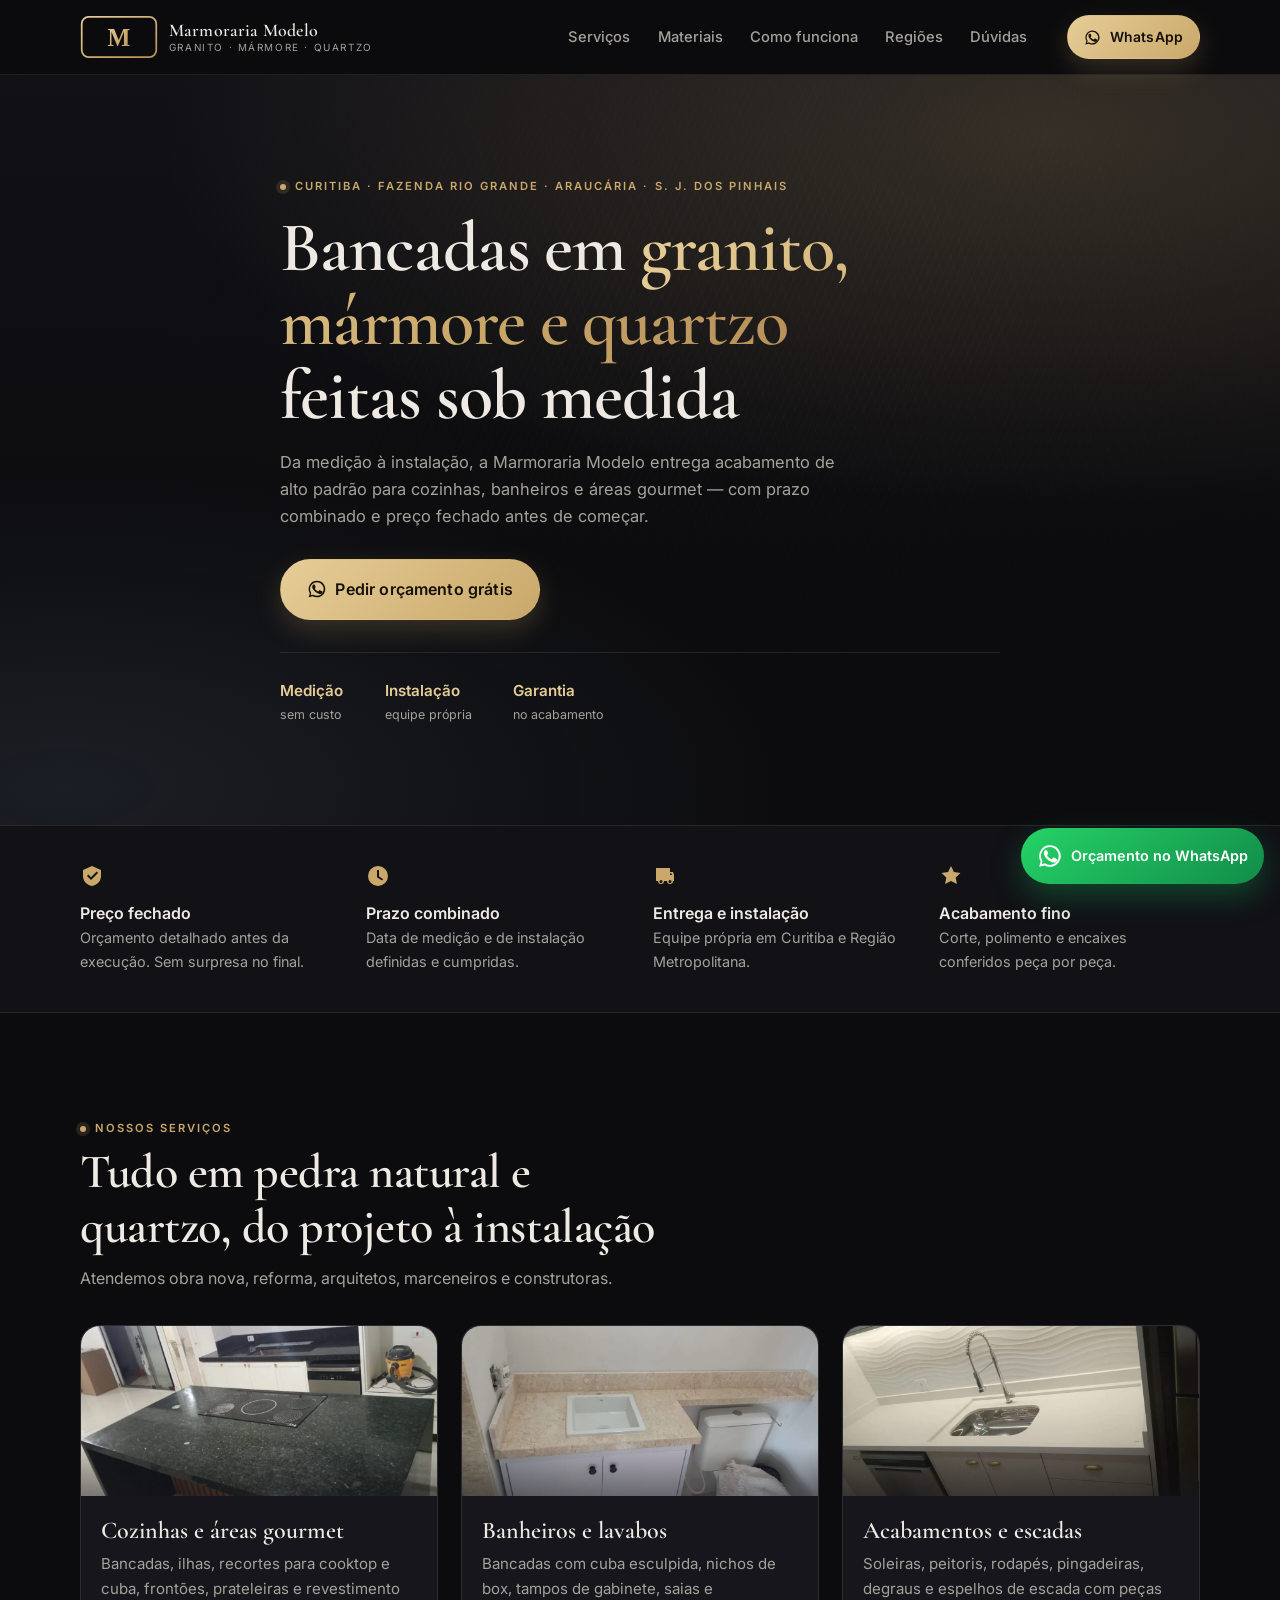
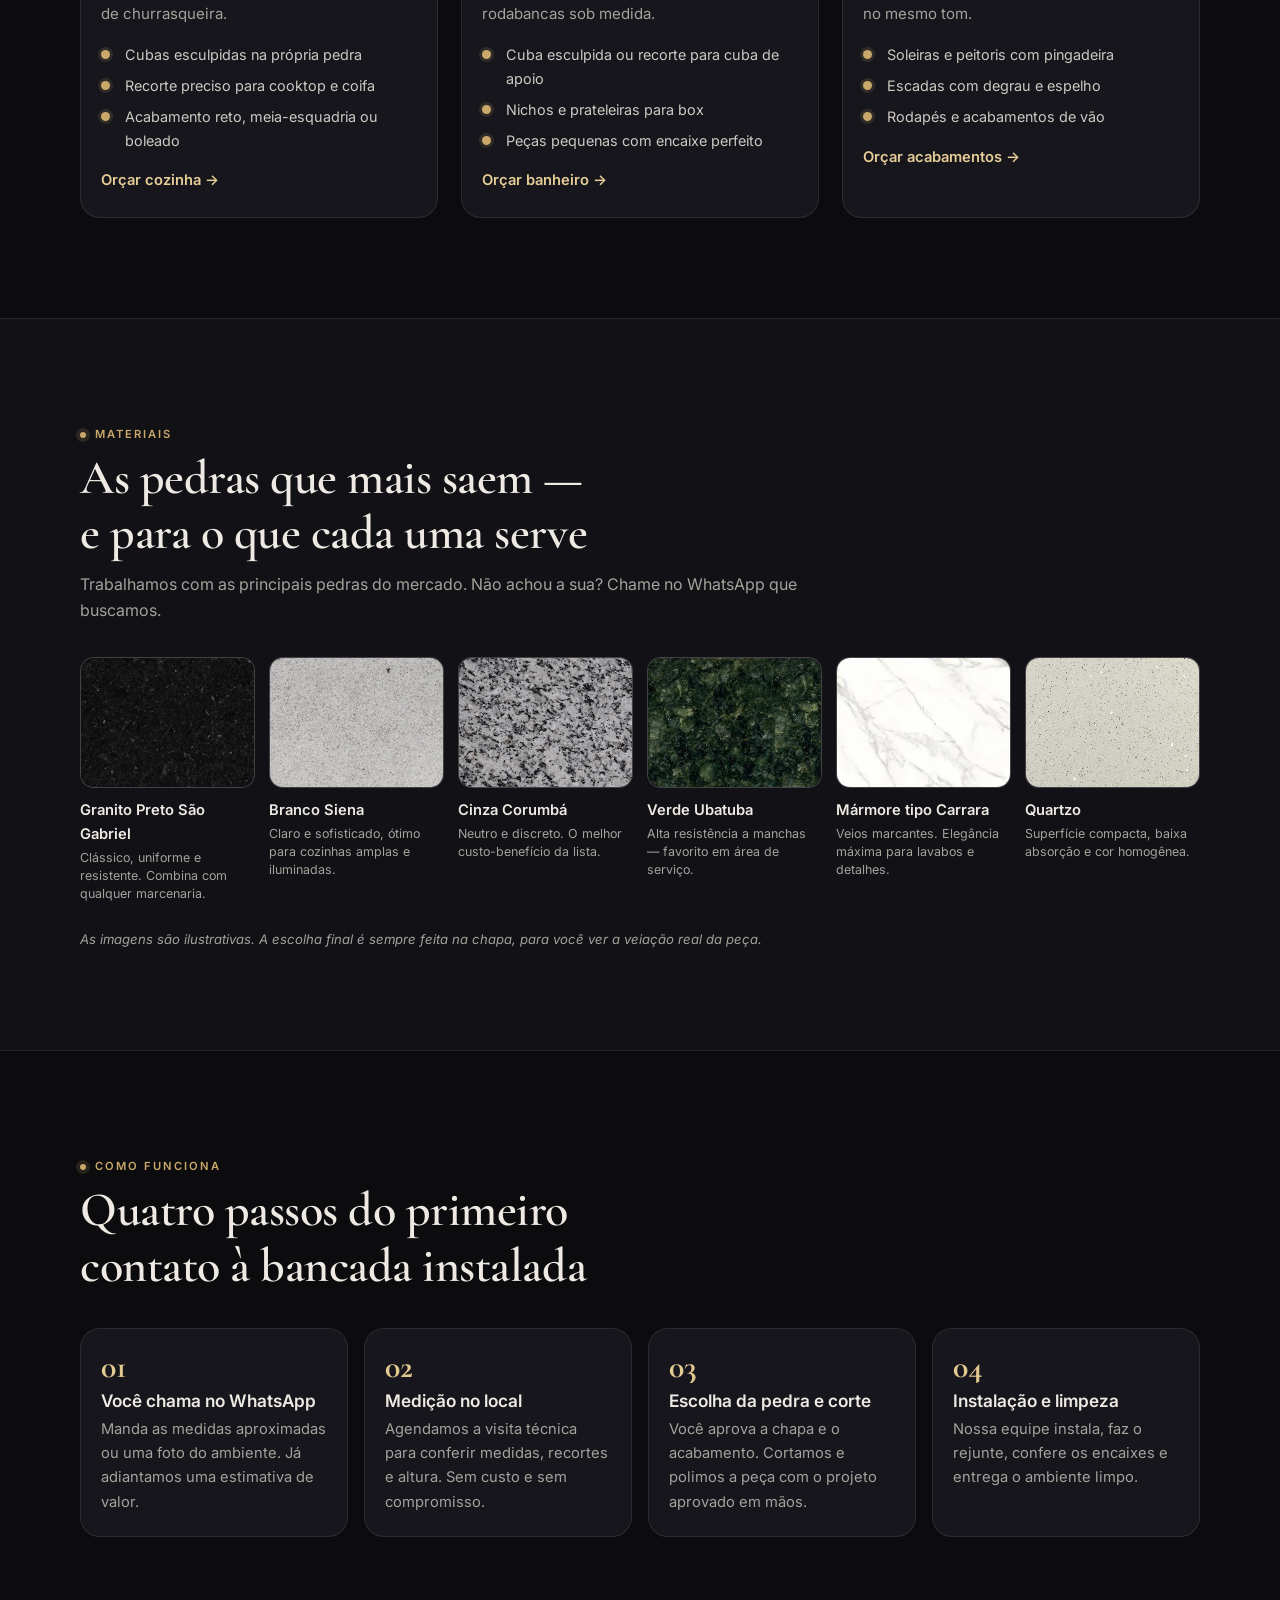
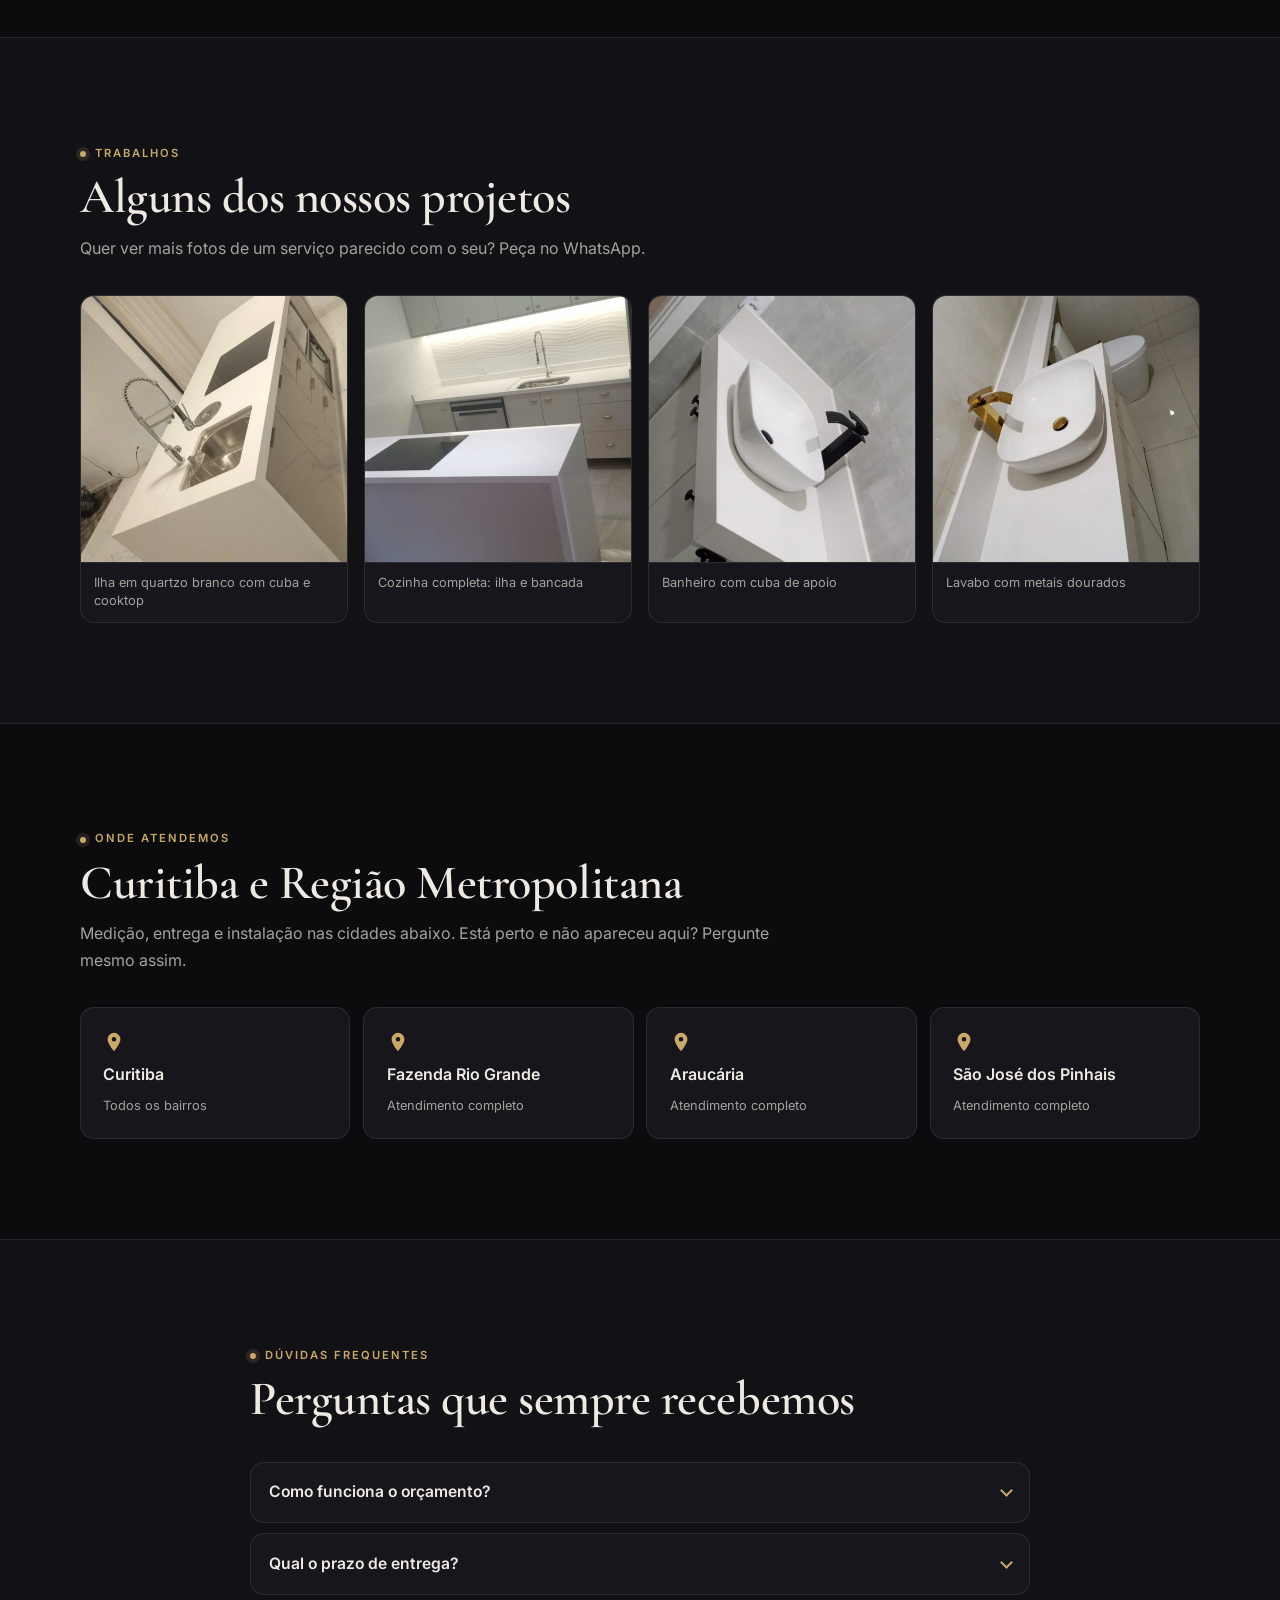
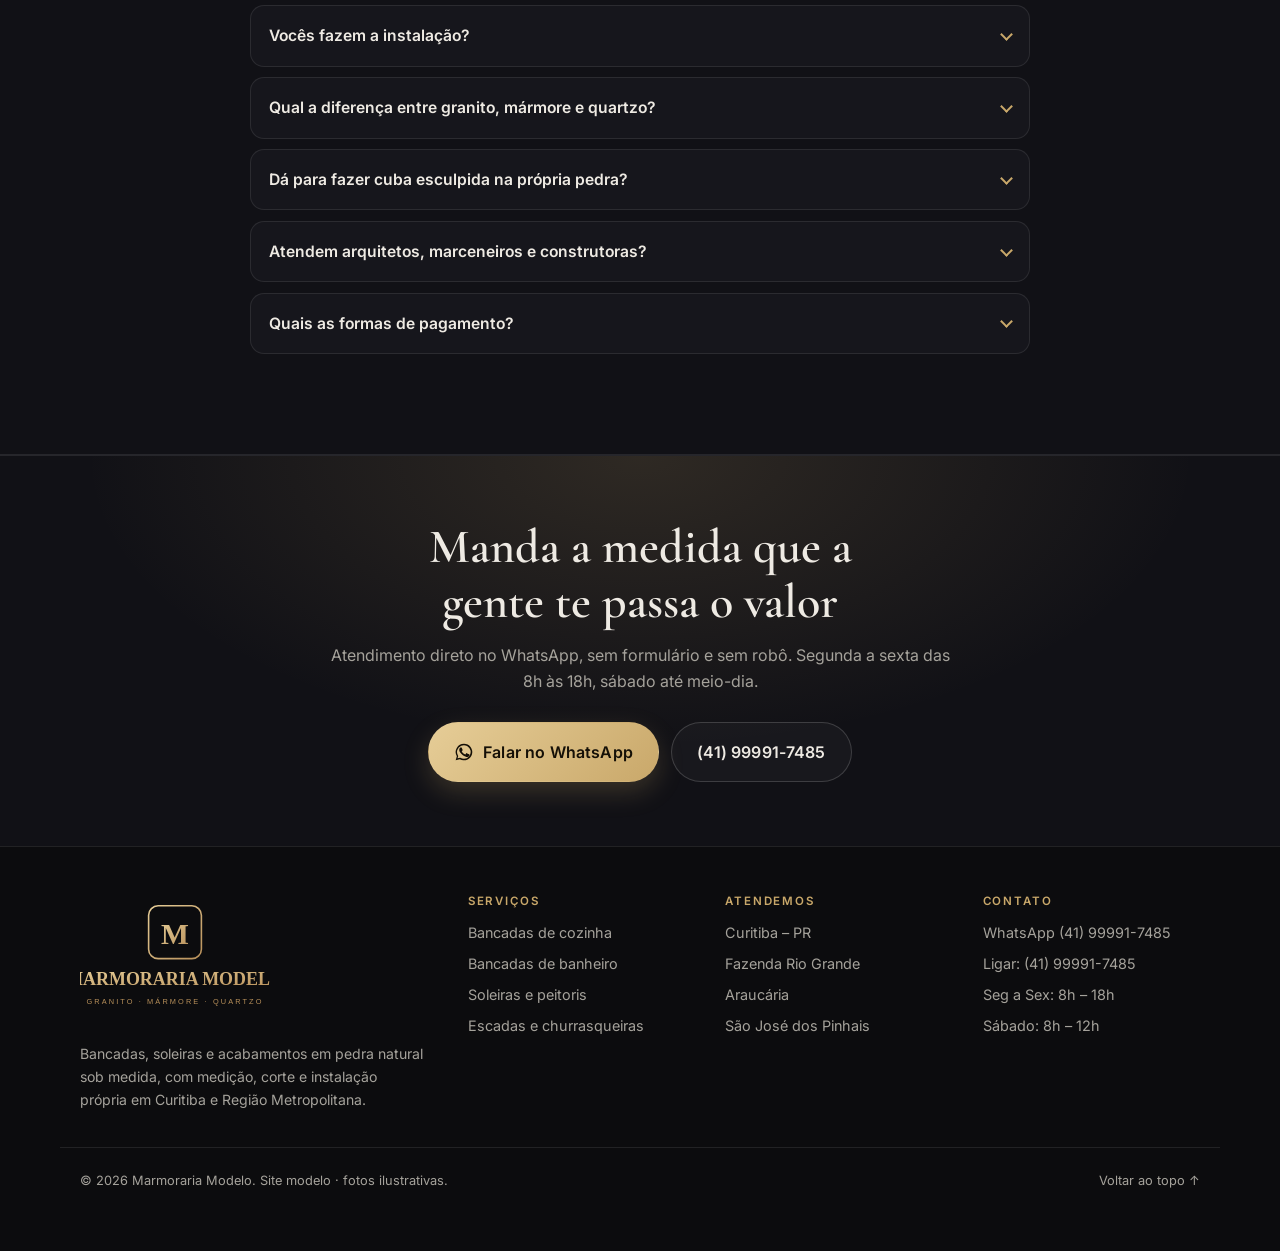
<file: index.html>
<!DOCTYPE html>
<html lang="pt-BR">
<head>
<meta charset="UTF-8">
<meta name="viewport" content="width=device-width, initial-scale=1, viewport-fit=cover">
<meta name="theme-color" content="#0d0d0f">

<title>Marmoraria Modelo | Bancadas em Granito, Mármore e Quartzo em Curitiba</title>
<meta name="description" content="Marmoraria Modelo: bancadas de cozinha, banheiro, soleiras, peitoris e escadas em granito, mármore e quartzo. Medição, corte e instalação em Curitiba, Fazenda Rio Grande, Araucária e São José dos Pinhais. Orçamento grátis pelo WhatsApp.">
<meta name="keywords" content="marmoraria curitiba, bancada de granito curitiba, marmoraria fazenda rio grande, marmoraria araucária, marmoraria são josé dos pinhais, bancada de cozinha, pia de mármore, soleira granito, quartzo">
<meta name="author" content="Marmoraria Modelo">
<meta name="robots" content="noindex, nofollow">
<link rel="canonical" href="https://marmoraria-modelo.vercel.app/">

<meta property="og:type" content="website">
<meta property="og:locale" content="pt_BR">
<meta property="og:site_name" content="Marmoraria Modelo">
<meta property="og:title" content="Marmoraria Modelo | Bancadas em Granito, Mármore e Quartzo em Curitiba">
<meta property="og:description" content="Bancadas sob medida em granito, mármore e quartzo. Medição, corte e instalação em Curitiba e Região Metropolitana. Orçamento grátis pelo WhatsApp.">
<meta property="og:url" content="https://marmoraria-modelo.vercel.app/">
<meta name="twitter:card" content="summary_large_image">

<link rel="icon" href="/assets/favicon.svg" type="image/svg+xml">

<link rel="preconnect" href="https://fonts.googleapis.com">
<link rel="preconnect" href="https://fonts.gstatic.com" crossorigin>
<link href="https://fonts.googleapis.com/css2?family=Cormorant+Garamond:wght@500;600;700&family=Inter:wght@400;500;600;700&display=swap" rel="stylesheet">

<link rel="stylesheet" href="/styles.css">


<script type="application/ld+json">
{
  "@context": "https://schema.org",
  "@type": "HomeAndConstructionBusiness",
  "@id": "https://marmoraria-modelo.vercel.app/#business",
  "name": "Marmoraria Modelo",
  "description": "Marmoraria especializada em bancadas de cozinha, banheiro, soleiras, peitoris e escadas em granito, mármore e quartzo, com medição, corte e instalação em Curitiba e Região Metropolitana.",
  "url": "https://marmoraria-modelo.vercel.app/",
  "telephone": "+5541999917485",
  "priceRange": "$$",
  "address": {
    "@type": "PostalAddress",
    "addressLocality": "Curitiba",
    "addressRegion": "PR",
    "addressCountry": "BR"
  },
  "areaServed": [
    { "@type": "City", "name": "Curitiba" },
    { "@type": "City", "name": "Fazenda Rio Grande" },
    { "@type": "City", "name": "Araucária" },
    { "@type": "City", "name": "São José dos Pinhais" }
  ],
  "openingHoursSpecification": [
    {
      "@type": "OpeningHoursSpecification",
      "dayOfWeek": ["Monday","Tuesday","Wednesday","Thursday","Friday"],
      "opens": "08:00",
      "closes": "18:00"
    },
    {
      "@type": "OpeningHoursSpecification",
      "dayOfWeek": "Saturday",
      "opens": "08:00",
      "closes": "12:00"
    }
  ],
  "hasOfferCatalog": {
    "@type": "OfferCatalog",
    "name": "Serviços da Marmoraria Modelo",
    "itemListElement": [
      { "@type": "Offer", "itemOffered": { "@type": "Service", "name": "Bancadas de cozinha e ilhas em granito, mármore e quartzo" } },
      { "@type": "Offer", "itemOffered": { "@type": "Service", "name": "Bancadas de banheiro e cubas esculpidas" } },
      { "@type": "Offer", "itemOffered": { "@type": "Service", "name": "Soleiras, peitoris, rodapés e escadas" } },
      { "@type": "Offer", "itemOffered": { "@type": "Service", "name": "Churrasqueiras e áreas gourmet" } }
    ]
  }
}
</script>
</head>
<body>

<a class="skip-link" href="#servicos">Ir para o conteúdo</a>

<!-- ================= HEADER ================= -->
<header class="site-header" id="topo">
  <div class="wrap header-inner">
    <a class="brand" href="#topo" aria-label="Marmoraria Modelo — página inicial">
      <picture class="brand-mark">
        <img src="/assets/marca/monograma-modelo.svg" alt="" width="280" height="157" fetchpriority="high" decoding="async">
      </picture>
      <span class="brand-text">
        <strong>Marmoraria Modelo</strong>
        <small>Granito &middot; Mármore &middot; Quartzo</small>
      </span>
    </a>

    <nav class="nav-desktop" aria-label="Menu principal">
      <a href="#servicos">Serviços</a>
      <a href="#materiais">Materiais</a>
      <a href="#processo">Como funciona</a>
      <a href="#regioes">Regiões</a>
      <a href="#faq">Dúvidas</a>
    </nav>

    <a class="btn btn-gold btn-sm header-cta" href="https://wa.me/5541999917485?text=Ol%C3%A1%21%20Vim%20pelo%20site%20e%20gostaria%20de%20um%20or%C3%A7amento." target="_blank" rel="noopener" data-cta="header">
      <svg class="ico" viewBox="0 0 24 24" aria-hidden="true"><path d="M17.5 14.4c-.3-.2-1.7-.9-2-1-.3-.1-.5-.2-.7.2s-.8 1-.9 1.2c-.2.2-.3.2-.6.1-.3-.2-1.2-.5-2.3-1.4-.9-.8-1.4-1.7-1.6-2-.2-.3 0-.5.1-.6l.5-.5c.1-.2.2-.3.3-.5.1-.2 0-.4 0-.6 0-.2-.7-1.6-.9-2.2-.2-.6-.5-.5-.7-.5h-.6c-.2 0-.6.1-.8.4-.3.3-1 1-1 2.5s1.1 2.9 1.2 3.1c.2.2 2.2 3.3 5.3 4.6.7.3 1.3.5 1.7.7.7.2 1.4.2 1.9.1.6-.1 1.7-.7 2-1.4.2-.7.2-1.3.2-1.4-.1-.2-.3-.3-.6-.4Z"/><path d="M12 2a10 10 0 0 0-8.6 15.1L2 22l5-1.3A10 10 0 1 0 12 2Zm0 18.2c-1.6 0-3.1-.4-4.4-1.2l-.3-.2-3 .8.8-2.9-.2-.3A8.2 8.2 0 1 1 12 20.2Z"/></svg>
      <span>WhatsApp</span>
    </a>
  </div>
</header>

<!-- ================= HERO ================= -->
<section class="hero">
  <div class="hero-bg" aria-hidden="true"></div>
  <div class="wrap hero-inner">
    <p class="eyebrow"><span class="dot"></span> Curitiba &middot; Fazenda Rio Grande &middot; Araucária &middot; S. J. dos Pinhais</p>
    <h1>Bancadas em <em>granito, mármore e quartzo</em> feitas sob medida</h1>
    <p class="lead">
      Da medição à instalação, a Marmoraria Modelo entrega acabamento de alto padrão
      para cozinhas, banheiros e áreas gourmet — com prazo combinado e preço fechado antes de começar.
    </p>

    <div class="hero-actions">
      <a class="btn btn-gold btn-lg" href="https://wa.me/5541999917485?text=Ol%C3%A1%21%20Gostaria%20de%20um%20or%C3%A7amento%20para%20bancada.%20Pode%20me%20ajudar%3F" target="_blank" rel="noopener" data-cta="hero-whatsapp">
        <svg class="ico" viewBox="0 0 24 24" aria-hidden="true"><path d="M17.5 14.4c-.3-.2-1.7-.9-2-1-.3-.1-.5-.2-.7.2s-.8 1-.9 1.2c-.2.2-.3.2-.6.1-.3-.2-1.2-.5-2.3-1.4-.9-.8-1.4-1.7-1.6-2-.2-.3 0-.5.1-.6l.5-.5c.1-.2.2-.3.3-.5.1-.2 0-.4 0-.6 0-.2-.7-1.6-.9-2.2-.2-.6-.5-.5-.7-.5h-.6c-.2 0-.6.1-.8.4-.3.3-1 1-1 2.5s1.1 2.9 1.2 3.1c.2.2 2.2 3.3 5.3 4.6.7.3 1.3.5 1.7.7.7.2 1.4.2 1.9.1.6-.1 1.7-.7 2-1.4.2-.7.2-1.3.2-1.4-.1-.2-.3-.3-.6-.4Z"/><path d="M12 2a10 10 0 0 0-8.6 15.1L2 22l5-1.3A10 10 0 1 0 12 2Zm0 18.2c-1.6 0-3.1-.4-4.4-1.2l-.3-.2-3 .8.8-2.9-.2-.3A8.2 8.2 0 1 1 12 20.2Z"/></svg>
        Pedir orçamento grátis
      </a>
    </div>

    <ul class="hero-badges">
      <li><strong>Medição</strong><span>sem custo</span></li>
      <li><strong>Instalação</strong><span>equipe própria</span></li>
      <li><strong>Garantia</strong><span>no acabamento</span></li>
    </ul>
  </div>
</section>

<!-- ================= FAIXA DE CONFIANÇA ================= -->
<section class="strip" aria-label="Diferenciais">
  <div class="wrap strip-grid">
    <div class="strip-item">
      <svg class="ico" viewBox="0 0 24 24" aria-hidden="true"><path d="M12 2 3 6v6c0 5 3.8 9.3 9 10 5.2-.7 9-5 9-10V6l-9-4Zm-1 14-4-4 1.4-1.4L11 13.2l5.6-5.6L18 9l-7 7Z"/></svg>
      <h3>Preço fechado</h3>
      <p>Orçamento detalhado antes da execução. Sem surpresa no final.</p>
    </div>
    <div class="strip-item">
      <svg class="ico" viewBox="0 0 24 24" aria-hidden="true"><path d="M12 2a10 10 0 1 0 0 20 10 10 0 0 0 0-20Zm1 10.6 4 2.4-.8 1.4-5.2-3.1V6h2v6.6Z"/></svg>
      <h3>Prazo combinado</h3>
      <p>Data de medição e de instalação definidas e cumpridas.</p>
    </div>
    <div class="strip-item">
      <svg class="ico" viewBox="0 0 24 24" aria-hidden="true"><path d="M20 8h-3V4H3v13h2a3 3 0 0 0 6 0h3a3 3 0 0 0 6 0h1v-6l-1-3ZM8 19a1.5 1.5 0 1 1 0-3 1.5 1.5 0 0 1 0 3Zm9 0a1.5 1.5 0 1 1 0-3 1.5 1.5 0 0 1 0 3Zm2-8h-2V9.5h1.6L19 11Z"/></svg>
      <h3>Entrega e instalação</h3>
      <p>Equipe própria em Curitiba e Região Metropolitana.</p>
    </div>
    <div class="strip-item">
      <svg class="ico" viewBox="0 0 24 24" aria-hidden="true"><path d="m12 2 2.9 6 6.6.9-4.8 4.6 1.2 6.5L12 17l-5.9 3 1.2-6.5L2.5 8.9 9.1 8 12 2Z"/></svg>
      <h3>Acabamento fino</h3>
      <p>Corte, polimento e encaixes conferidos peça por peça.</p>
    </div>
  </div>
</section>

<!-- ================= SERVIÇOS ================= -->
<section class="section" id="servicos">
  <div class="wrap">
    <header class="section-head">
      <p class="eyebrow"><span class="dot"></span> Nossos serviços</p>
      <h2>Tudo em pedra natural e quartzo, do projeto à instalação</h2>
      <p class="section-sub">Atendemos obra nova, reforma, arquitetos, marceneiros e construtoras.</p>
    </header>

    <div class="cards">
      <article class="card">
        <div class="card-media">
          <picture>
          <source srcset="/assets/fotos/cozinha-ilha-granito-preto.webp" type="image/webp">
          <img src="/assets/fotos/cozinha-ilha-granito-preto.jpg" alt="Ilha de cozinha em granito preto com recorte para cooktop" width="1200" height="540" loading="lazy" decoding="async">
        </picture>
        </div>
        <div class="card-body">
          <h3>Cozinhas e áreas gourmet</h3>
          <p>Bancadas, ilhas, recortes para cooktop e cuba, frontões, prateleiras e revestimento de churrasqueira.</p>
          <ul class="ticks">
            <li>Cubas esculpidas na própria pedra</li>
            <li>Recorte preciso para cooktop e coifa</li>
            <li>Acabamento reto, meia-esquadria ou boleado</li>
          </ul>
          <a class="link-gold" href="https://wa.me/5541999917485?text=Ol%C3%A1%21%20Quero%20or%C3%A7ar%20uma%20bancada%20de%20cozinha." target="_blank" rel="noopener" data-cta="serv-cozinha">Orçar cozinha &rarr;</a>
        </div>
      </article>

      <article class="card">
        <div class="card-media">
          <picture>
          <source srcset="/assets/fotos/banheiro-bancada-travertino.webp" type="image/webp">
          <img src="/assets/fotos/banheiro-bancada-travertino.jpg" alt="Bancada de banheiro em m&aacute;rmore travertino com cuba embutida e rodabanca" width="1200" height="540" loading="lazy" decoding="async">
        </picture>
        </div>
        <div class="card-body">
          <h3>Banheiros e lavabos</h3>
          <p>Bancadas com cuba esculpida, nichos de box, tampos de gabinete, saias e rodabancas sob medida.</p>
          <ul class="ticks">
            <li>Cuba esculpida ou recorte para cuba de apoio</li>
            <li>Nichos e prateleiras para box</li>
            <li>Peças pequenas com encaixe perfeito</li>
          </ul>
          <a class="link-gold" href="https://wa.me/5541999917485?text=Ol%C3%A1%21%20Quero%20or%C3%A7ar%20uma%20bancada%20de%20banheiro." target="_blank" rel="noopener" data-cta="serv-banheiro">Orçar banheiro &rarr;</a>
        </div>
      </article>

      <article class="card">
        <div class="card-media">
          <picture>
          <source srcset="/assets/fotos/cozinha-bancada-acabamento.webp" type="image/webp">
          <img src="/assets/fotos/cozinha-bancada-acabamento.jpg" alt="Bancada em quartzo branco com cuba embutida, faixa de acabamento e rodabanca" width="1200" height="540" loading="lazy" decoding="async">
        </picture>
        </div>
        <div class="card-body">
          <h3>Acabamentos e escadas</h3>
          <p>Soleiras, peitoris, rodapés, pingadeiras, degraus e espelhos de escada com peças no mesmo tom.</p>
          <ul class="ticks">
            <li>Soleiras e peitoris com pingadeira</li>
            <li>Escadas com degrau e espelho</li>
            <li>Rodapés e acabamentos de vão</li>
          </ul>
          <a class="link-gold" href="https://wa.me/5541999917485?text=Ol%C3%A1%21%20Quero%20or%C3%A7ar%20soleiras%2C%20peitoris%20ou%20escada." target="_blank" rel="noopener" data-cta="serv-acabamento">Orçar acabamentos &rarr;</a>
      </div>
      </article>
    </div>
  </div>
</section>

<!-- ================= MATERIAIS ================= -->
<section class="section section-alt" id="materiais">
  <div class="wrap">
    <header class="section-head">
      <p class="eyebrow"><span class="dot"></span> Materiais</p>
      <h2>As pedras que mais saem — e para o que cada uma serve</h2>
      <p class="section-sub">Trabalhamos com as principais pedras do mercado. Não achou a sua? Chame no WhatsApp que buscamos.</p>
    </header>

    <div class="stones">
      <figure class="stone">
        <picture class="swatch">
          <source srcset="/assets/pedras/preto-sao-gabriel.webp" type="image/webp">
          <img src="/assets/pedras/preto-sao-gabriel.jpg" alt="Amostra de granito Preto S&atilde;o Gabriel" width="560" height="420" loading="lazy" decoding="async">
        </picture>
        <figcaption><strong>Granito Preto São Gabriel</strong><span>Clássico, uniforme e resistente. Combina com qualquer marcenaria.</span></figcaption>
      </figure>
      <figure class="stone">
        <picture class="swatch">
          <source srcset="/assets/pedras/branco-siena.webp" type="image/webp">
          <img src="/assets/pedras/branco-siena.jpg" alt="Amostra de granito Branco Siena" width="560" height="420" loading="lazy" decoding="async">
        </picture>
        <figcaption><strong>Branco Siena</strong><span>Claro e sofisticado, ótimo para cozinhas amplas e iluminadas.</span></figcaption>
      </figure>
      <figure class="stone">
        <picture class="swatch">
          <source srcset="/assets/pedras/cinza-corumba.webp" type="image/webp">
          <img src="/assets/pedras/cinza-corumba.jpg" alt="Amostra de granito Cinza Corumb&aacute;" width="560" height="420" loading="lazy" decoding="async">
        </picture>
        <figcaption><strong>Cinza Corumbá</strong><span>Neutro e discreto. O melhor custo-benefício da lista.</span></figcaption>
      </figure>
      <figure class="stone">
        <picture class="swatch">
          <source srcset="/assets/pedras/verde-ubatuba.webp" type="image/webp">
          <img src="/assets/pedras/verde-ubatuba.jpg" alt="Amostra de granito Verde Ubatuba" width="560" height="420" loading="lazy" decoding="async">
        </picture>
        <figcaption><strong>Verde Ubatuba</strong><span>Alta resistência a manchas — favorito em área de serviço.</span></figcaption>
      </figure>
      <figure class="stone">
        <picture class="swatch">
          <source srcset="/assets/pedras/marmore-carrara.webp" type="image/webp">
          <img src="/assets/pedras/marmore-carrara.jpg" alt="Amostra de m&aacute;rmore tipo Carrara" width="350" height="263" loading="lazy" decoding="async">
        </picture>
        <figcaption><strong>Mármore tipo Carrara</strong><span>Veios marcantes. Elegância máxima para lavabos e detalhes.</span></figcaption>
      </figure>
      <figure class="stone">
        <picture class="swatch">
          <source srcset="/assets/pedras/quartzo.webp" type="image/webp">
          <img src="/assets/pedras/quartzo.jpg" alt="Amostra de quartzo branco" width="560" height="420" loading="lazy" decoding="async">
        </picture>
        <figcaption><strong>Quartzo</strong><span>Superfície compacta, baixa absorção e cor homogênea.</span></figcaption>
      </figure>
    </div>

    <p class="note">As imagens são ilustrativas. A escolha final é sempre feita na chapa, para você ver a veiação real da peça.</p>
  </div>
</section>

<!-- ================= PROCESSO ================= -->
<section class="section" id="processo">
  <div class="wrap">
    <header class="section-head">
      <p class="eyebrow"><span class="dot"></span> Como funciona</p>
      <h2>Quatro passos do primeiro contato à bancada instalada</h2>
    </header>

    <ol class="steps">
      <li class="step">
        <span class="step-num">01</span>
        <h3>Você chama no WhatsApp</h3>
        <p>Manda as medidas aproximadas ou uma foto do ambiente. Já adiantamos uma estimativa de valor.</p>
      </li>
      <li class="step">
        <span class="step-num">02</span>
        <h3>Medição no local</h3>
        <p>Agendamos a visita técnica para conferir medidas, recortes e altura. Sem custo e sem compromisso.</p>
      </li>
      <li class="step">
        <span class="step-num">03</span>
        <h3>Escolha da pedra e corte</h3>
        <p>Você aprova a chapa e o acabamento. Cortamos e polimos a peça com o projeto aprovado em mãos.</p>
      </li>
      <li class="step">
        <span class="step-num">04</span>
        <h3>Instalação e limpeza</h3>
        <p>Nossa equipe instala, faz o rejunte, confere os encaixes e entrega o ambiente limpo.</p>
      </li>
    </ol>
  </div>
</section>

<!-- ================= GALERIA ================= -->
<section class="section section-alt" id="trabalhos">
  <div class="wrap">
    <header class="section-head">
      <p class="eyebrow"><span class="dot"></span> Trabalhos</p>
      <h2>Alguns dos nossos projetos</h2>
      <p class="section-sub">Quer ver mais fotos de um serviço parecido com o seu? Peça no WhatsApp.</p>
    </header>

    <div class="gallery">
      <figure class="gal-item">
        <picture>
          <source srcset="/assets/fotos/galeria-ilha-quartzo-branco.webp" type="image/webp">
          <img src="/assets/fotos/galeria-ilha-quartzo-branco.jpg" alt="Ilha de cozinha em quartzo branco com cuba de inox e recorte para cooktop" width="1000" height="1000" loading="lazy" decoding="async">
        </picture>
        <figcaption>Ilha em quartzo branco com cuba e cooktop</figcaption>
      </figure>
      <figure class="gal-item">
        <picture>
          <source srcset="/assets/fotos/galeria-cozinha-completa.webp" type="image/webp">
          <img src="/assets/fotos/galeria-cozinha-completa.jpg" alt="Cozinha completa com ilha em quartzo branco e bancada com cuba embutida" width="1000" height="1000" loading="lazy" decoding="async">
        </picture>
        <figcaption>Cozinha completa: ilha e bancada</figcaption>
      </figure>
      <figure class="gal-item">
        <picture>
          <source srcset="/assets/fotos/galeria-banheiro-cuba-apoio.webp" type="image/webp">
          <img src="/assets/fotos/galeria-banheiro-cuba-apoio.jpg" alt="Bancada de banheiro em quartzo branco com cuba de apoio e metais pretos" width="1000" height="1000" loading="lazy" decoding="async">
        </picture>
        <figcaption>Banheiro com cuba de apoio</figcaption>
      </figure>
      <figure class="gal-item">
        <picture>
          <source srcset="/assets/fotos/galeria-lavabo-dourado.webp" type="image/webp">
          <img src="/assets/fotos/galeria-lavabo-dourado.jpg" alt="Bancada de lavabo em quartzo branco com cuba de apoio e metais dourados" width="1000" height="1000" loading="lazy" decoding="async">
        </picture>
        <figcaption>Lavabo com metais dourados</figcaption>
      </figure>
    </div>
  </div>
</section>

<!--
  ============================================================
  MODELO DE DEPOIMENTOS — descomente e substitua pelos textos
  REAIS de clientes reais antes de publicar esta seção.
  ============================================================
  <section class="section" id="depoimentos">
    <div class="wrap">
      <h2>O que dizem nossos clientes</h2>
      <blockquote>"[texto real do cliente]" <cite>— [Nome], [Bairro/Cidade]</cite></blockquote>
    </div>
  </section>
-->

<!-- ================= REGIÕES ================= -->
<section class="section" id="regioes">
  <div class="wrap">
    <header class="section-head">
      <p class="eyebrow"><span class="dot"></span> Onde atendemos</p>
      <h2>Curitiba e Região Metropolitana</h2>
      <p class="section-sub">Medição, entrega e instalação nas cidades abaixo. Está perto e não apareceu aqui? Pergunte mesmo assim.</p>
    </header>

    <div class="regions">
      <a class="region" href="https://wa.me/5541999917485?text=Ol%C3%A1%21%20Sou%20de%20Curitiba%20e%20quero%20um%20or%C3%A7amento." target="_blank" rel="noopener" data-cta="regiao-cwb">
        <svg class="ico" viewBox="0 0 24 24" aria-hidden="true"><path d="M12 2a7 7 0 0 0-7 7c0 5.2 7 13 7 13s7-7.8 7-13a7 7 0 0 0-7-7Zm0 9.5A2.5 2.5 0 1 1 12 6.5a2.5 2.5 0 0 1 0 5Z"/></svg>
        <strong>Curitiba</strong><span>Todos os bairros</span>
      </a>
      <a class="region" href="https://wa.me/5541999917485?text=Ol%C3%A1%21%20Sou%20de%20Fazenda%20Rio%20Grande%20e%20quero%20um%20or%C3%A7amento." target="_blank" rel="noopener" data-cta="regiao-frg">
        <svg class="ico" viewBox="0 0 24 24" aria-hidden="true"><path d="M12 2a7 7 0 0 0-7 7c0 5.2 7 13 7 13s7-7.8 7-13a7 7 0 0 0-7-7Zm0 9.5A2.5 2.5 0 1 1 12 6.5a2.5 2.5 0 0 1 0 5Z"/></svg>
        <strong>Fazenda Rio Grande</strong><span>Atendimento completo</span>
      </a>
      <a class="region" href="https://wa.me/5541999917485?text=Ol%C3%A1%21%20Sou%20de%20Arauc%C3%A1ria%20e%20quero%20um%20or%C3%A7amento." target="_blank" rel="noopener" data-cta="regiao-ara">
        <svg class="ico" viewBox="0 0 24 24" aria-hidden="true"><path d="M12 2a7 7 0 0 0-7 7c0 5.2 7 13 7 13s7-7.8 7-13a7 7 0 0 0-7-7Zm0 9.5A2.5 2.5 0 1 1 12 6.5a2.5 2.5 0 0 1 0 5Z"/></svg>
        <strong>Araucária</strong><span>Atendimento completo</span>
      </a>
      <a class="region" href="https://wa.me/5541999917485?text=Ol%C3%A1%21%20Sou%20de%20S%C3%A3o%20Jos%C3%A9%20dos%20Pinhais%20e%20quero%20um%20or%C3%A7amento." target="_blank" rel="noopener" data-cta="regiao-sjp">
        <svg class="ico" viewBox="0 0 24 24" aria-hidden="true"><path d="M12 2a7 7 0 0 0-7 7c0 5.2 7 13 7 13s7-7.8 7-13a7 7 0 0 0-7-7Zm0 9.5A2.5 2.5 0 1 1 12 6.5a2.5 2.5 0 0 1 0 5Z"/></svg>
        <strong>São José dos Pinhais</strong><span>Atendimento completo</span>
      </a>
    </div>
  </div>
</section>

<!-- ================= FAQ ================= -->
<section class="section section-alt" id="faq">
  <div class="wrap wrap-narrow">
    <header class="section-head">
      <p class="eyebrow"><span class="dot"></span> Dúvidas frequentes</p>
      <h2>Perguntas que sempre recebemos</h2>
    </header>

    <div class="faq">
      <details>
        <summary>Como funciona o orçamento?</summary>
        <div class="faq-body"><p>Você manda as medidas aproximadas pelo WhatsApp e já passamos uma estimativa. Depois agendamos a medição no local para fechar o valor exato — a visita não tem custo.</p></div>
      </details>
      <details>
        <summary>Qual o prazo de entrega?</summary>
        <div class="faq-body"><p>Na maioria dos casos, entre a medição e a instalação leva alguns dias úteis, dependendo do material escolhido e do volume da obra. O prazo é confirmado por escrito no orçamento.</p></div>
      </details>
      <details>
        <summary>Vocês fazem a instalação?</summary>
        <div class="faq-body"><p>Sim. Entrega e instalação são feitas pela nossa equipe, incluindo rejunte e conferência dos encaixes. Você não precisa contratar terceiros.</p></div>
      </details>
      <details>
        <summary>Qual a diferença entre granito, mármore e quartzo?</summary>
        <div class="faq-body"><p>O granito é o mais resistente a riscos e calor — ideal para cozinha. O mármore é mais nobre visualmente, porém mais sensível a ácidos, então rende mais em lavabos e detalhes. O quartzo é um composto de alta compactação, com cor uniforme e baixíssima absorção.</p></div>
      </details>
      <details>
        <summary>Dá para fazer cuba esculpida na própria pedra?</summary>
        <div class="faq-body"><p>Sim, fazemos cuba esculpida em bancadas de cozinha e banheiro. Também trabalhamos com recorte para cuba de apoio, de embutir ou de sobrepor.</p></div>
      </details>
      <details>
        <summary>Atendem arquitetos, marceneiros e construtoras?</summary>
        <div class="faq-body"><p>Sim. Trabalhamos com projeto executivo, compatibilização com a marcenaria e cronograma de obra. Chame no WhatsApp para falar sobre parceria.</p></div>
      </details>
      <details>
        <summary>Quais as formas de pagamento?</summary>
        <div class="faq-body"><p>Aceitamos Pix, dinheiro, débito e cartão de crédito. As condições de parcelamento são informadas junto com o orçamento.</p></div>
      </details>
    </div>
  </div>
</section>

<!-- ================= CTA FINAL ================= -->
<section class="cta" id="contato">
  <div class="wrap cta-inner">
    <h2>Manda a medida que a gente te passa o valor</h2>
    <p>Atendimento direto no WhatsApp, sem formulário e sem robô. Segunda a sexta das 8h às 18h, sábado até meio-dia.</p>
    <div class="cta-actions">
      <a class="btn btn-gold btn-lg" href="https://wa.me/5541999917485?text=Ol%C3%A1%21%20Vi%20o%20site%20modelo%20da%20marmoraria%20e%20quero%20saber%20mais." target="_blank" rel="noopener" data-cta="cta-final">
        <svg class="ico" viewBox="0 0 24 24" aria-hidden="true"><path d="M17.5 14.4c-.3-.2-1.7-.9-2-1-.3-.1-.5-.2-.7.2s-.8 1-.9 1.2c-.2.2-.3.2-.6.1-.3-.2-1.2-.5-2.3-1.4-.9-.8-1.4-1.7-1.6-2-.2-.3 0-.5.1-.6l.5-.5c.1-.2.2-.3.3-.5.1-.2 0-.4 0-.6 0-.2-.7-1.6-.9-2.2-.2-.6-.5-.5-.7-.5h-.6c-.2 0-.6.1-.8.4-.3.3-1 1-1 2.5s1.1 2.9 1.2 3.1c.2.2 2.2 3.3 5.3 4.6.7.3 1.3.5 1.7.7.7.2 1.4.2 1.9.1.6-.1 1.7-.7 2-1.4.2-.7.2-1.3.2-1.4-.1-.2-.3-.3-.6-.4Z"/><path d="M12 2a10 10 0 0 0-8.6 15.1L2 22l5-1.3A10 10 0 1 0 12 2Zm0 18.2c-1.6 0-3.1-.4-4.4-1.2l-.3-.2-3 .8.8-2.9-.2-.3A8.2 8.2 0 1 1 12 20.2Z"/></svg>
        Falar no WhatsApp
      </a>
      <a class="btn btn-ghost btn-lg" href="tel:+5541999917485" data-cta="cta-call">(41) 99991-7485</a>
    </div>
  </div>
</section>

<!-- ================= FOOTER ================= -->
<footer class="site-footer">
  <div class="wrap footer-grid">
    <div class="footer-brand">
      <a class="footer-logo" href="#topo" aria-label="Marmoraria Modelo — voltar ao topo">
        <picture>
          <img src="/assets/marca/logo-modelo.svg" alt="Marmoraria Modelo" width="720" height="462" loading="lazy" decoding="async">
        </picture>
      </a>
      <p>Bancadas, soleiras e acabamentos em pedra natural sob medida, com medição, corte e instalação própria em Curitiba e Região Metropolitana.</p>
    </div>

    <div class="footer-col">
      <h3>Serviços</h3>
      <ul>
        <li><a href="#servicos">Bancadas de cozinha</a></li>
        <li><a href="#servicos">Bancadas de banheiro</a></li>
        <li><a href="#servicos">Soleiras e peitoris</a></li>
        <li><a href="#servicos">Escadas e churrasqueiras</a></li>
      </ul>
    </div>

    <div class="footer-col">
      <h3>Atendemos</h3>
      <ul>
        <li>Curitiba &ndash; PR</li>
        <li>Fazenda Rio Grande</li>
        <li>Araucária</li>
        <li>São José dos Pinhais</li>
      </ul>
    </div>

    <div class="footer-col">
      <h3>Contato</h3>
      <ul>
        <li><a href="https://wa.me/5541999917485" target="_blank" rel="noopener">WhatsApp (41) 99991-7485</a></li>
        <li><a href="tel:+5541999917485">Ligar: (41) 99991-7485</a></li>
        <li>Seg a Sex: 8h &ndash; 18h</li>
        <li>Sábado: 8h &ndash; 12h</li>
      </ul>
    </div>
  </div>

  <div class="wrap footer-bottom">
    <p>&copy; <span id="ano">2026</span> Marmoraria Modelo. Site modelo &middot; fotos ilustrativas.</p>
    <p><a href="#topo">Voltar ao topo &uarr;</a></p>
  </div>
</footer>

<!-- ================= WHATSAPP FLUTUANTE ================= -->
<a class="wa-float" href="https://wa.me/5541999917485?text=Ol%C3%A1%21%20Vim%20pelo%20site%20e%20quero%20um%20or%C3%A7amento." target="_blank" rel="noopener" aria-label="Falar no WhatsApp" data-cta="float">
  <svg viewBox="0 0 24 24" aria-hidden="true"><path d="M17.5 14.4c-.3-.2-1.7-.9-2-1-.3-.1-.5-.2-.7.2s-.8 1-.9 1.2c-.2.2-.3.2-.6.1-.3-.2-1.2-.5-2.3-1.4-.9-.8-1.4-1.7-1.6-2-.2-.3 0-.5.1-.6l.5-.5c.1-.2.2-.3.3-.5.1-.2 0-.4 0-.6 0-.2-.7-1.6-.9-2.2-.2-.6-.5-.5-.7-.5h-.6c-.2 0-.6.1-.8.4-.3.3-1 1-1 2.5s1.1 2.9 1.2 3.1c.2.2 2.2 3.3 5.3 4.6.7.3 1.3.5 1.7.7.7.2 1.4.2 1.9.1.6-.1 1.7-.7 2-1.4.2-.7.2-1.3.2-1.4-.1-.2-.3-.3-.6-.4Z"/><path d="M12 2a10 10 0 0 0-8.6 15.1L2 22l5-1.3A10 10 0 1 0 12 2Zm0 18.2c-1.6 0-3.1-.4-4.4-1.2l-.3-.2-3 .8.8-2.9-.2-.3A8.2 8.2 0 1 1 12 20.2Z"/></svg>
  <span class="wa-float-label">Orçamento no WhatsApp</span>
</a>

<script src="/script.js" defer></script>
</body>
</html>
</file>
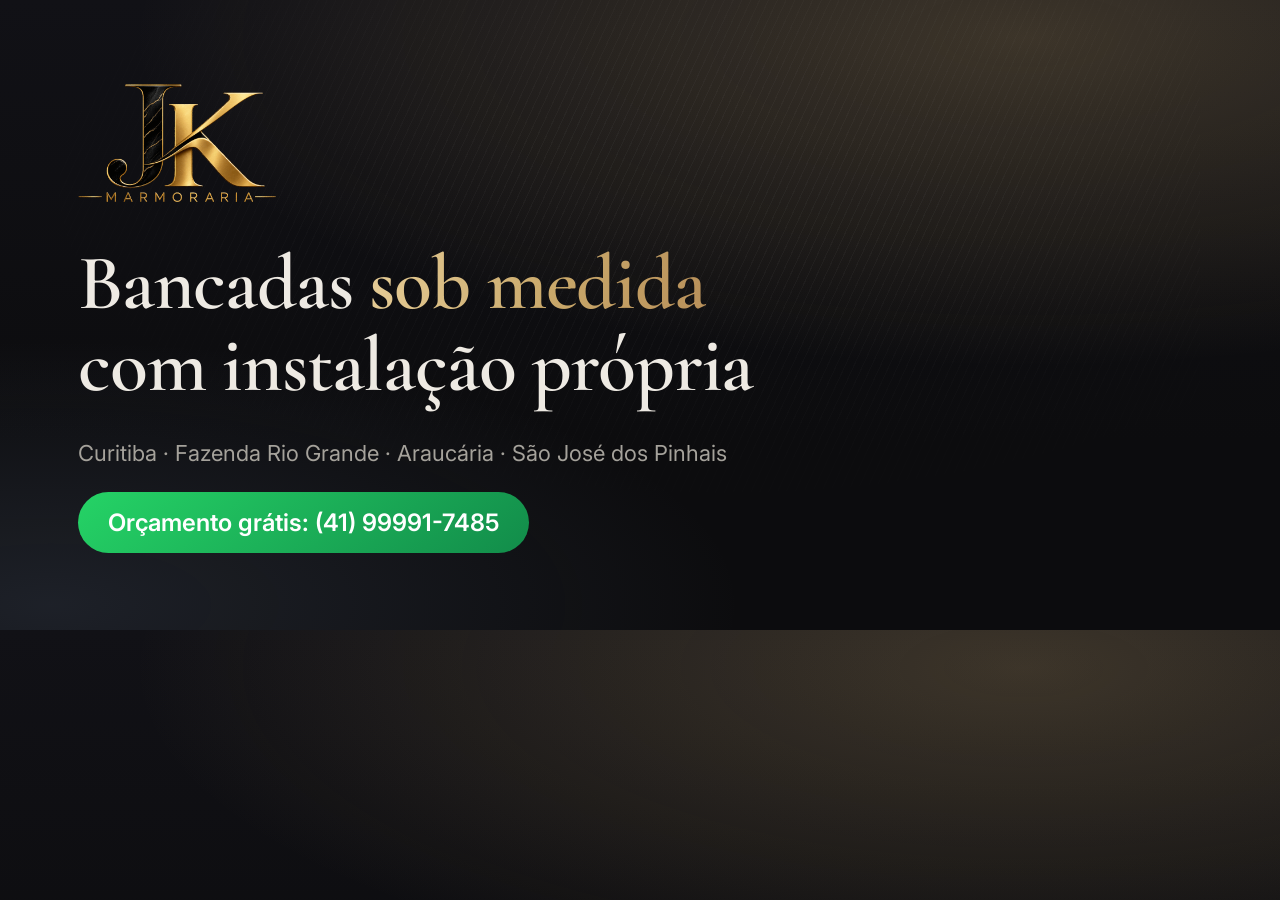
<file: assets/_og-source.html>
<!DOCTYPE html>
<html lang="pt-BR"><head><meta charset="utf-8">
<link href="https://fonts.googleapis.com/css2?family=Cormorant+Garamond:wght@600;700&family=Inter:wght@400;600&display=swap" rel="stylesheet">
<style>
*{margin:0;padding:0;box-sizing:border-box}
body{width:1200px;height:630px;overflow:hidden;
  background:
    radial-gradient(120% 90% at 80% 6%,rgba(201,168,106,.24),transparent 58%),
    radial-gradient(90% 70% at 4% 96%,rgba(120,140,175,.16),transparent 60%),
    linear-gradient(180deg,#111116,#0c0c0e 70%);
  color:#eeeae3;font-family:"Inter",sans-serif;
  display:flex;flex-direction:column;justify-content:center;padding:0 78px;position:relative}
body::after{content:"";position:absolute;inset:0;
  background:repeating-linear-gradient(115deg,rgba(255,255,255,.03) 0 1px,transparent 1px 8px);
  -webkit-mask-image:radial-gradient(80% 70% at 60% 30%,#000 20%,transparent 80%)}
.row{display:flex;align-items:center;gap:20px;margin-bottom:34px;position:relative;z-index:1}
.mark{height:132px;width:auto;display:block}
.name{font-family:"Cormorant Garamond",serif;font-size:40px;font-weight:600;line-height:1}
.sub{font-size:13px;letter-spacing:.22em;text-transform:uppercase;color:#a5a29b;margin-top:8px}
h1{position:relative;z-index:1;font-family:"Cormorant Garamond",serif;font-size:78px;font-weight:600;
  line-height:1.05;letter-spacing:-.015em;max-width:20ch}
h1 em{font-style:normal;background:linear-gradient(100deg,#e6cd97,#c9a86a 55%,#b8905a);
  -webkit-background-clip:text;color:transparent}
.cities{position:relative;z-index:1;margin-top:34px;font-size:22px;color:#a5a29b}
.wa{position:relative;z-index:1;margin-top:26px;display:inline-flex;align-items:center;gap:12px;
  align-self:flex-start;background:linear-gradient(140deg,#25d366,#128c4a);color:#fff;
  font-size:24px;font-weight:600;padding:16px 30px;border-radius:999px}
</style></head><body>
<div class="row"><img class="mark" src="/assets/marca/logo-jk.png" alt="Marmoraria JK"></div>
<h1>Bancadas <em>sob medida</em> com instalação própria</h1>
<div class="cities">Curitiba · Fazenda Rio Grande · Araucária · São José dos Pinhais</div>
<div class="wa">Orçamento grátis: (41) 99991-7485</div>
</body></html>
</file>
<file: styles.css>
/* =========================================================
   Marmoraria JK — folha de estilo principal
   Mobile first. Tema escuro premium com acentos dourados.
   ========================================================= */

:root{
  --bg:#0c0c0e;
  --bg-2:#111116;
  --surface:#16161c;
  --surface-2:#1c1c23;
  --line:rgba(255,255,255,.09);
  --line-strong:rgba(255,255,255,.16);

  --text:#eeeae3;
  --muted:#a5a29b;

  --gold:#c9a86a;
  --gold-2:#e6cd97;
  --gold-dim:rgba(201,168,106,.14);

  --wa:#25d366;
  --wa-dark:#128c4a;

  --serif:"Cormorant Garamond",Georgia,"Times New Roman",serif;
  --sans:"Inter",-apple-system,BlinkMacSystemFont,"Segoe UI",Roboto,Helvetica,Arial,sans-serif;

  --wrap:1160px;
  --r:14px;
  --r-lg:20px;
  --shadow:0 18px 50px rgba(0,0,0,.45);
  --t:.25s cubic-bezier(.22,.61,.36,1);
}

/* ---------- reset ---------- */
*,*::before,*::after{box-sizing:border-box}
html{ -webkit-text-size-adjust:100%; scroll-behavior:smooth; scroll-padding-top:78px }
body{
  margin:0;
  background:var(--bg);
  color:var(--text);
  font-family:var(--sans);
  font-size:16px;
  line-height:1.65;
  -webkit-font-smoothing:antialiased;
  overflow-x:hidden;
}
img{max-width:100%;height:auto;display:block}
a{color:inherit;text-decoration:none}
ul,ol{margin:0;padding:0;list-style:none}
h1,h2,h3{margin:0;line-height:1.15;font-weight:600;text-wrap:balance}
p{margin:0}
button{font:inherit}

::selection{background:var(--gold);color:#12100c}

.skip-link{
  position:absolute;left:-9999px;top:0;z-index:999;
  background:var(--gold);color:#12100c;padding:.7rem 1rem;border-radius:0 0 var(--r) 0;font-weight:600;
}
.skip-link:focus{left:0}

:focus-visible{outline:2px solid var(--gold-2);outline-offset:3px;border-radius:6px}

/* ---------- layout ---------- */
.wrap{width:100%;max-width:var(--wrap);margin-inline:auto;padding-inline:20px}
.wrap-narrow{max-width:820px}

.section{padding:64px 0}
.section-alt{background:var(--bg-2);border-block:1px solid var(--line)}

.section-head{max-width:720px;margin-bottom:34px}
.section-head h2{
  font-family:var(--serif);
  font-size:clamp(1.85rem,6.2vw,3rem);
  font-weight:600;
  letter-spacing:-.01em;
  margin:.35rem 0 .6rem;
}
.section-sub{color:var(--muted);font-size:1rem}

.eyebrow{
  display:inline-flex;align-items:flex-start;gap:.55rem;
  font-size:.7rem;font-weight:600;letter-spacing:.18em;text-transform:uppercase;
  color:var(--gold);margin:0;line-height:1.6;
}
.eyebrow .dot{
  width:6px;height:6px;border-radius:50%;background:var(--gold);flex:none;
  box-shadow:0 0 0 4px var(--gold-dim);margin-top:.55em;
}

.ico{width:20px;height:20px;fill:currentColor;flex:none}

/* ---------- botões ---------- */
.btn{
  display:inline-flex;align-items:center;justify-content:center;gap:.55rem;
  padding:.85rem 1.3rem;border-radius:999px;
  font-weight:600;font-size:.95rem;letter-spacing:.01em;
  border:1px solid transparent;cursor:pointer;
  transition:transform var(--t),box-shadow var(--t),background var(--t),border-color var(--t);
  text-align:center;
}
.btn-lg{padding:1rem 1.6rem;font-size:1rem}
.btn-sm{padding:.6rem 1rem;font-size:.87rem}

.btn-gold{
  background:linear-gradient(135deg,var(--gold-2),var(--gold));
  color:#151007;
  box-shadow:0 10px 26px rgba(201,168,106,.22);
}
.btn-gold:hover{transform:translateY(-2px);box-shadow:0 16px 34px rgba(201,168,106,.32)}
.btn-gold:active{transform:translateY(0)}

.btn-ghost{border-color:var(--line-strong);color:var(--text);background:rgba(255,255,255,.03)}
.btn-ghost:hover{border-color:var(--gold);color:var(--gold-2);transform:translateY(-2px)}

.link-gold{
  display:inline-block;margin-top:1rem;color:var(--gold-2);
  font-weight:600;font-size:.92rem;transition:color var(--t),transform var(--t);
}
.link-gold:hover{color:#fff;transform:translateX(3px)}

/* ---------- header ---------- */
.site-header{
  position:sticky;top:0;z-index:80;
  background:rgba(12,12,14,.82);
  backdrop-filter:saturate(1.4) blur(14px);
  -webkit-backdrop-filter:saturate(1.4) blur(14px);
  border-bottom:1px solid var(--line);
  transition:box-shadow var(--t),background var(--t);
}
.site-header.is-scrolled{box-shadow:0 10px 30px rgba(0,0,0,.45);background:rgba(12,12,14,.95)}
.header-inner{display:flex;align-items:center;gap:1rem;min-height:66px}

.brand{display:flex;align-items:center;gap:.6rem;margin-right:auto;min-width:0}
.brand-mark{display:block;flex:none;line-height:0}
.brand-mark img{height:34px;width:auto;display:block}
.brand-text{display:flex;flex-direction:column;line-height:1.2;min-width:0}
.brand-text strong{
  font-family:var(--serif);font-size:1rem;font-weight:600;letter-spacing:.01em;
  white-space:nowrap;overflow:hidden;text-overflow:ellipsis;
}
/* No celular o monograma ja identifica a marca; a linha de apoio sairia
   cortada pelo botao do WhatsApp, entao so aparece a partir de 600px. */
.brand-text small{
  display:none;
  font-size:.62rem;letter-spacing:.16em;text-transform:uppercase;color:var(--muted);
  white-space:nowrap;
}
@media (min-width:600px){
  .brand-text small{display:block}
  .brand-text strong{font-size:1.12rem}
  .brand-mark img{height:38px}
  .brand{gap:.65rem}
}

.nav-desktop{display:none}
.header-cta .ico{width:17px;height:17px}

/* Em telas bem estreitas o botao vira so o icone: libera espaco para o
   nome da marca aparecer inteiro em vez de sair reticente. */
@media (max-width:399px){
  .header-cta{padding:.6rem;border-radius:50%}
  .header-cta span{display:none}
  .header-cta .ico{width:20px;height:20px}
}

/* ---------- hero ---------- */
.hero{position:relative;overflow:hidden;padding:56px 0 60px;isolation:isolate}
.hero-bg{
  position:absolute;inset:0;z-index:-1;
  background:
    radial-gradient(120% 85% at 82% 8%,rgba(201,168,106,.20),transparent 58%),
    radial-gradient(95% 70% at 5% 95%,rgba(120,140,175,.14),transparent 60%),
    linear-gradient(180deg,#111116 0%,#0c0c0e 68%);
}
.hero-bg::after{
  content:"";position:absolute;inset:0;opacity:.5;
  background:
    repeating-linear-gradient(115deg,rgba(255,255,255,.028) 0 1px,transparent 1px 7px),
    repeating-linear-gradient(72deg,rgba(255,255,255,.02) 0 1px,transparent 1px 13px);
  mask-image:radial-gradient(80% 70% at 60% 30%,#000 20%,transparent 80%);
  -webkit-mask-image:radial-gradient(80% 70% at 60% 30%,#000 20%,transparent 80%);
}
.hero-inner{max-width:760px}
.hero h1{
  font-family:var(--serif);
  font-size:clamp(2.25rem,10vw,4.4rem);
  font-weight:600;letter-spacing:-.015em;line-height:1.05;
  margin:.85rem 0 1rem;
}
.hero h1 em{
  font-style:normal;
  background:linear-gradient(100deg,var(--gold-2),var(--gold) 55%,#b8905a);
  -webkit-background-clip:text;background-clip:text;color:transparent;
}
.lead{color:var(--muted);font-size:1.03rem;max-width:56ch}

.hero-actions{display:flex;flex-direction:column;gap:.7rem;margin-top:1.8rem}
.hero-actions .btn{width:100%}

.hero-badges{
  display:grid;grid-template-columns:repeat(3,1fr);gap:.5rem;
  margin-top:2rem;padding-top:1.6rem;border-top:1px solid var(--line);
}
.hero-badges li{display:flex;flex-direction:column;gap:.1rem}
.hero-badges strong{font-size:.95rem;color:var(--gold-2);font-weight:600}
.hero-badges span{font-size:.78rem;color:var(--muted)}

/* ---------- faixa de confiança ---------- */
.strip{background:var(--bg-2);border-block:1px solid var(--line);padding:38px 0}
.strip-grid{display:grid;grid-template-columns:1fr;gap:1.4rem}
.strip-item .ico{width:24px;height:24px;color:var(--gold);margin-bottom:.5rem}
.strip-item h3{font-size:1rem;margin-bottom:.25rem}
.strip-item p{color:var(--muted);font-size:.9rem}

/* ---------- cards de serviço ---------- */
.cards{display:grid;grid-template-columns:1fr;gap:1.1rem}
.card{
  background:var(--surface);
  border:1px solid var(--line);
  border-radius:var(--r-lg);
  overflow:hidden;
  transition:transform var(--t),border-color var(--t),box-shadow var(--t);
}
.card:hover{transform:translateY(-4px);border-color:rgba(201,168,106,.4);box-shadow:var(--shadow)}
.card-media{height:170px;position:relative;overflow:hidden;background:var(--surface-2)}
.card-media img{width:100%;height:100%;object-fit:cover;display:block;transition:transform .6s cubic-bezier(.22,.61,.36,1)}
.card:hover .card-media img{transform:scale(1.05)}
.card-media::after{
  content:"";position:absolute;inset:0;pointer-events:none;
  background:linear-gradient(180deg,transparent 72%,rgba(22,22,28,.45));
}
.card-body{padding:1.3rem 1.25rem 1.5rem}
.card-body h3{font-family:var(--serif);font-size:1.5rem;margin-bottom:.5rem}
.card-body > p{color:var(--muted);font-size:.94rem}

.ticks{margin-top:1rem;display:grid;gap:.45rem}
.ticks li{position:relative;padding-left:1.5rem;font-size:.9rem;color:#cdc9c2}
.ticks li::before{
  content:"";position:absolute;left:0;top:.52em;width:9px;height:9px;border-radius:50%;
  background:var(--gold);box-shadow:0 0 0 3px var(--gold-dim);
}

/* ---------- amostras de pedra ---------- */
.stones{display:grid;grid-template-columns:repeat(2,1fr);gap:.9rem}
.stone{margin:0}
.swatch{
  display:block;position:relative;aspect-ratio:4/3;overflow:hidden;
  border-radius:var(--r);border:1px solid var(--line-strong);
  background:var(--surface-2);
}
.swatch img{
  width:100%;height:100%;object-fit:cover;display:block;
  transition:transform .5s cubic-bezier(.22,.61,.36,1);
}
.stone:hover .swatch img{transform:scale(1.06)}
.stone figcaption{display:flex;flex-direction:column;gap:.15rem;margin-top:.6rem}
.stone figcaption strong{font-size:.92rem;font-weight:600}
.stone figcaption span{font-size:.78rem;color:var(--muted);line-height:1.45}

.note{margin-top:1.6rem;font-size:.82rem;color:var(--muted);font-style:italic}

/* ---------- passos ---------- */
.steps{display:grid;grid-template-columns:1fr;gap:1rem;counter-reset:s}
.step{
  position:relative;padding:1.4rem 1.25rem 1.4rem 1.25rem;
  background:var(--surface);border:1px solid var(--line);border-radius:var(--r-lg);
  transition:border-color var(--t),transform var(--t);
}
.step:hover{border-color:rgba(201,168,106,.35);transform:translateY(-3px)}
.step-num{
  display:block;font-family:var(--serif);font-size:2rem;font-weight:700;
  color:transparent;background:linear-gradient(135deg,var(--gold-2),var(--gold));
  -webkit-background-clip:text;background-clip:text;line-height:1;margin-bottom:.5rem;
}
.step h3{font-size:1.08rem;margin-bottom:.35rem}
.step p{color:var(--muted);font-size:.92rem}

/* ---------- galeria ---------- */
.gallery{display:grid;grid-template-columns:repeat(2,1fr);gap:.7rem}
.gal-item{
  margin:0;border-radius:var(--r);overflow:hidden;
  border:1px solid var(--line);background:var(--surface);
  display:flex;flex-direction:column;
  transition:border-color var(--t),box-shadow var(--t);
}
.gal-item:hover{border-color:rgba(201,168,106,.45);box-shadow:var(--shadow)}
.gal-item picture{display:block;position:relative;aspect-ratio:1/1;overflow:hidden}
.gal-item img{
  width:100%;height:100%;object-fit:cover;display:block;
  transition:transform .6s cubic-bezier(.22,.61,.36,1);
}
.gal-item:hover img{transform:scale(1.05)}
.gal-item figcaption{
  padding:.65rem .8rem .75rem;font-size:.8rem;line-height:1.4;
  color:var(--muted);border-top:1px solid var(--line);
}

/* ---------- regiões ---------- */
.regions{display:grid;grid-template-columns:1fr;gap:.8rem}
.region{
  display:flex;align-items:center;gap:.9rem;flex-wrap:wrap;
  padding:1.05rem 1.15rem;border:1px solid var(--line);border-radius:var(--r);
  background:var(--surface);transition:border-color var(--t),background var(--t),transform var(--t);
}
.region:hover{border-color:var(--gold);background:var(--surface-2);transform:translateX(4px)}
.region .ico{color:var(--gold);width:22px;height:22px}
.region strong{font-size:1rem;font-weight:600}
.region span{font-size:.8rem;color:var(--muted);margin-left:auto}

/* ---------- faq ---------- */
.faq{display:grid;gap:.65rem}
.faq details{
  background:var(--surface);border:1px solid var(--line);border-radius:var(--r);
  overflow:hidden;transition:border-color var(--t);
}
.faq details[open]{border-color:rgba(201,168,106,.35)}
.faq summary{
  list-style:none;cursor:pointer;padding:1.05rem 3rem 1.05rem 1.15rem;
  font-weight:600;font-size:.98rem;position:relative;
}
.faq summary::-webkit-details-marker{display:none}
.faq summary::after{
  content:"";position:absolute;right:1.15rem;top:50%;
  width:9px;height:9px;margin-top:-6px;
  border-right:2px solid var(--gold);border-bottom:2px solid var(--gold);
  transform:rotate(45deg);transition:transform var(--t);
}
.faq details[open] summary::after{transform:rotate(-135deg);margin-top:-2px}
.faq-body{padding:0 1.15rem 1.15rem}
.faq-body p{color:var(--muted);font-size:.93rem}

/* ---------- cta final ---------- */
.cta{position:relative;padding:64px 0;background:var(--bg-2);border-top:1px solid var(--line);overflow:hidden}
.cta::before{
  content:"";position:absolute;inset:0;
  background:radial-gradient(70% 120% at 50% 0%,rgba(201,168,106,.16),transparent 62%);
}
.cta-inner{position:relative;text-align:center;max-width:680px}
.cta h2{font-family:var(--serif);font-size:clamp(1.9rem,7vw,3rem);font-weight:600;margin-bottom:.7rem}
.cta p{color:var(--muted);margin-bottom:1.7rem}
.cta-actions{display:flex;flex-direction:column;gap:.7rem}

/* ---------- footer ---------- */
.site-footer{background:var(--bg);border-top:1px solid var(--line);padding:48px 0 100px}
.footer-grid{display:grid;grid-template-columns:1fr;gap:2rem}
.footer-logo{display:inline-block;line-height:0}
.footer-logo img{width:190px;height:auto;max-width:100%}
.footer-brand p{color:var(--muted);font-size:.88rem;margin-top:1.1rem;max-width:40ch}
.footer-col h3{font-size:.72rem;letter-spacing:.16em;text-transform:uppercase;color:var(--gold);margin-bottom:.8rem}
.footer-col ul{display:grid;gap:.45rem}
.footer-col li,.footer-col a{color:var(--muted);font-size:.9rem}
.footer-col a:hover{color:var(--gold-2)}
.footer-bottom{
  display:flex;flex-direction:column;gap:.4rem;
  margin-top:2.2rem;padding-top:1.4rem;border-top:1px solid var(--line);
  font-size:.8rem;color:var(--muted);
}
.footer-bottom a:hover{color:var(--gold-2)}

/* ---------- whatsapp flutuante ---------- */
.wa-float{
  position:fixed;right:16px;bottom:16px;z-index:90;
  display:inline-flex;align-items:center;gap:.5rem;
  height:56px;padding:0 16px;border-radius:999px;
  background:linear-gradient(140deg,var(--wa),var(--wa-dark));
  color:#fff;font-weight:600;font-size:.9rem;
  box-shadow:0 12px 30px rgba(18,140,74,.42);
  transition:transform var(--t),box-shadow var(--t);
}
.wa-float svg{width:26px;height:26px;fill:currentColor;flex:none}
.wa-float:hover{transform:translateY(-3px) scale(1.03);box-shadow:0 18px 40px rgba(18,140,74,.5)}
.wa-float-label{display:none}
@media (min-width:420px){ .wa-float-label{display:inline} }

/* ---------- animação de entrada ---------- */
.reveal{opacity:0;transform:translateY(18px);transition:opacity .6s ease,transform .6s cubic-bezier(.22,.61,.36,1)}
.reveal.is-visible{opacity:1;transform:none}

/* =========================================================
   BREAKPOINTS
   ========================================================= */
@media (min-width:600px){
  .hero-actions{flex-direction:row;flex-wrap:wrap}
  .hero-actions .btn{width:auto}
  .cta-actions{flex-direction:row;justify-content:center}
  .strip-grid{grid-template-columns:repeat(2,1fr);gap:1.6rem}
  .stones{grid-template-columns:repeat(3,1fr)}
  .regions{grid-template-columns:repeat(2,1fr)}
  .steps{grid-template-columns:repeat(2,1fr)}
  .footer-grid{grid-template-columns:repeat(2,1fr)}
  .footer-bottom{flex-direction:row;justify-content:space-between;align-items:center}
  .section{padding:80px 0}
}

@media (min-width:900px){
  html{scroll-padding-top:86px}
  .section{padding:100px 0}
  .header-inner{min-height:74px}
  .brand-mark img{height:44px}
  .nav-desktop{display:flex;gap:1.7rem;margin-right:1.5rem}
  .nav-desktop a{
    font-size:.92rem;font-weight:500;color:var(--muted);position:relative;padding:.25rem 0;
    transition:color var(--t);
  }
  .nav-desktop a::after{
    content:"";position:absolute;left:0;right:100%;bottom:0;height:1.5px;
    background:var(--gold);transition:right var(--t);
  }
  .nav-desktop a:hover{color:var(--text)}
  .nav-desktop a:hover::after{right:0}

  .hero{padding:96px 0 100px}
  .hero-badges{display:flex;gap:2.6rem}
  .strip-grid{grid-template-columns:repeat(4,1fr)}
  .cards{grid-template-columns:repeat(3,1fr);gap:1.4rem}
  .gallery{grid-template-columns:repeat(4,1fr);gap:1rem}
  .steps{grid-template-columns:repeat(4,1fr)}
  .regions{grid-template-columns:repeat(4,1fr)}
  .region{flex-direction:column;align-items:flex-start;gap:.5rem;padding:1.4rem}
  .region span{margin-left:0}
  .footer-grid{grid-template-columns:1.6fr 1fr 1fr 1fr;gap:2.5rem}
  .site-footer{padding-bottom:60px}
  .stones{grid-template-columns:repeat(6,1fr)}
}

@media (prefers-reduced-motion:reduce){
  html{scroll-behavior:auto}
  *,*::before,*::after{animation-duration:.01ms !important;transition-duration:.01ms !important}
  .reveal{opacity:1;transform:none}
}
</file>
